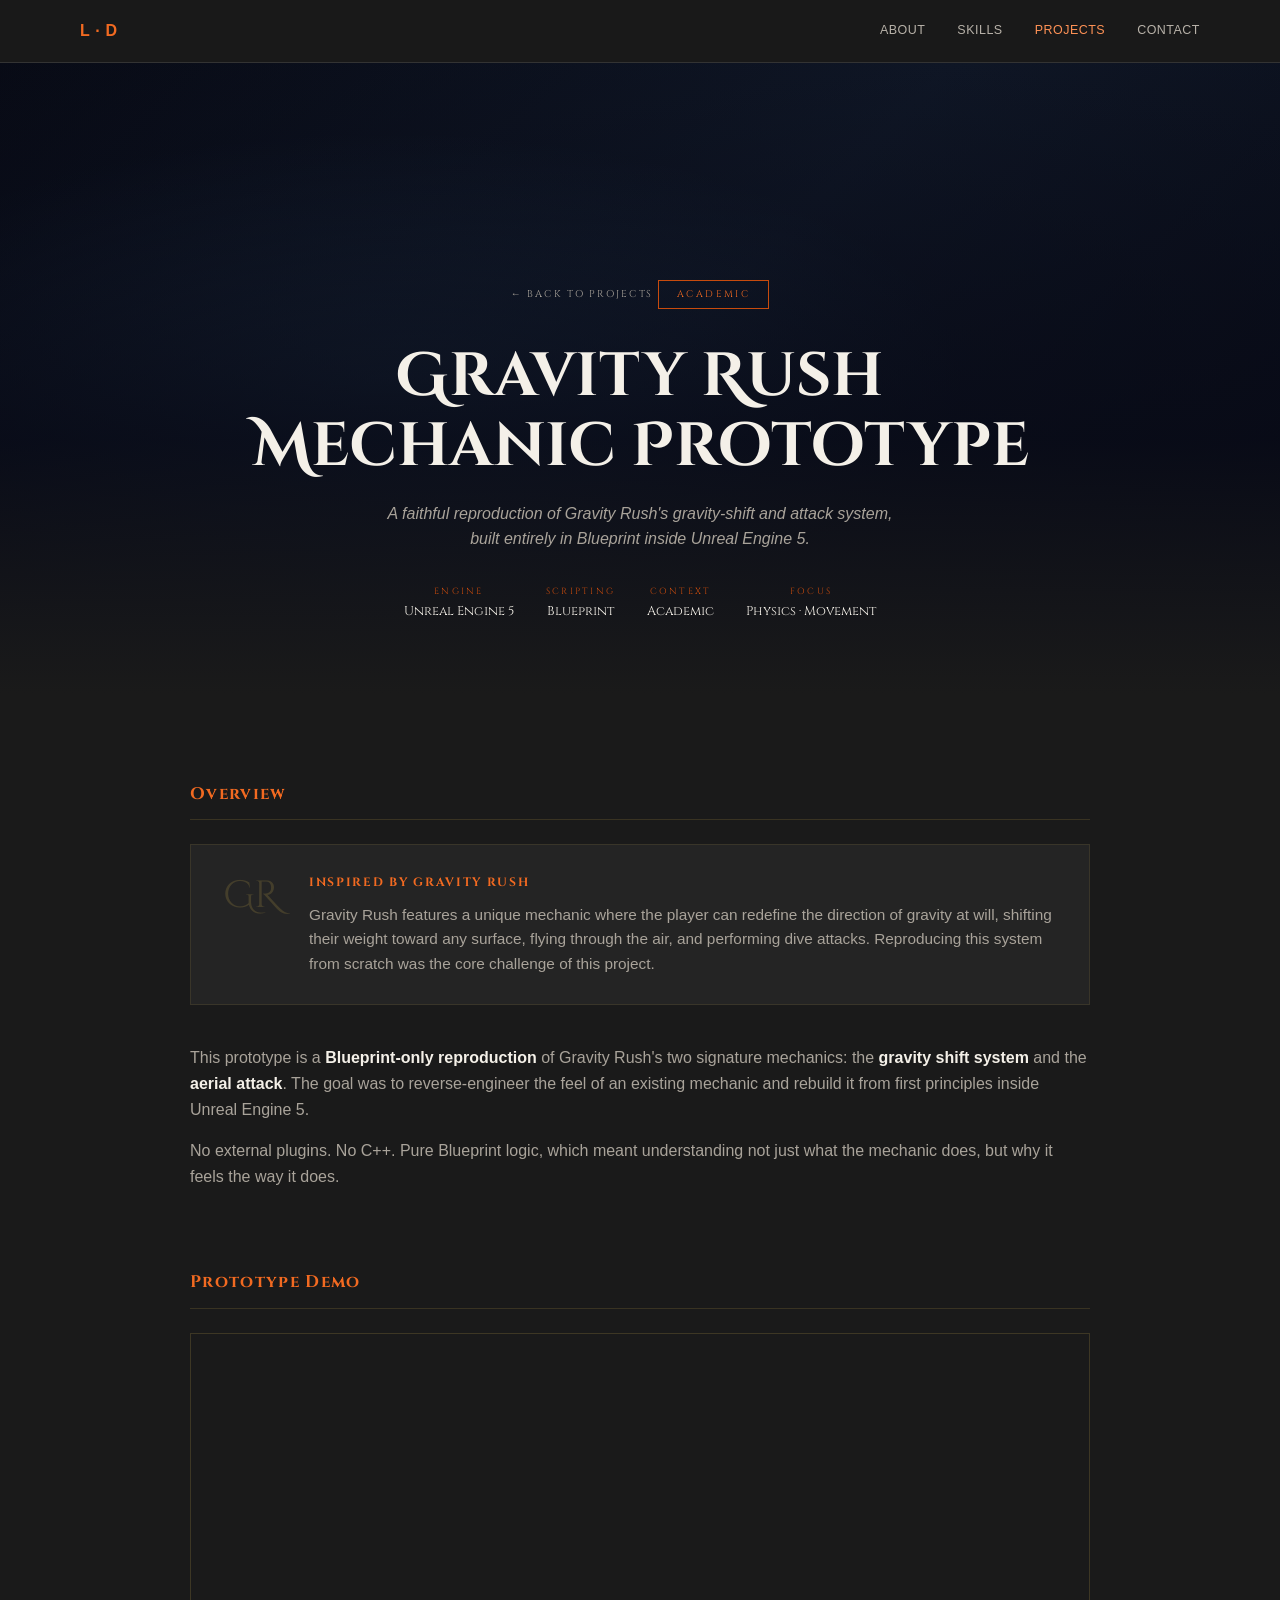
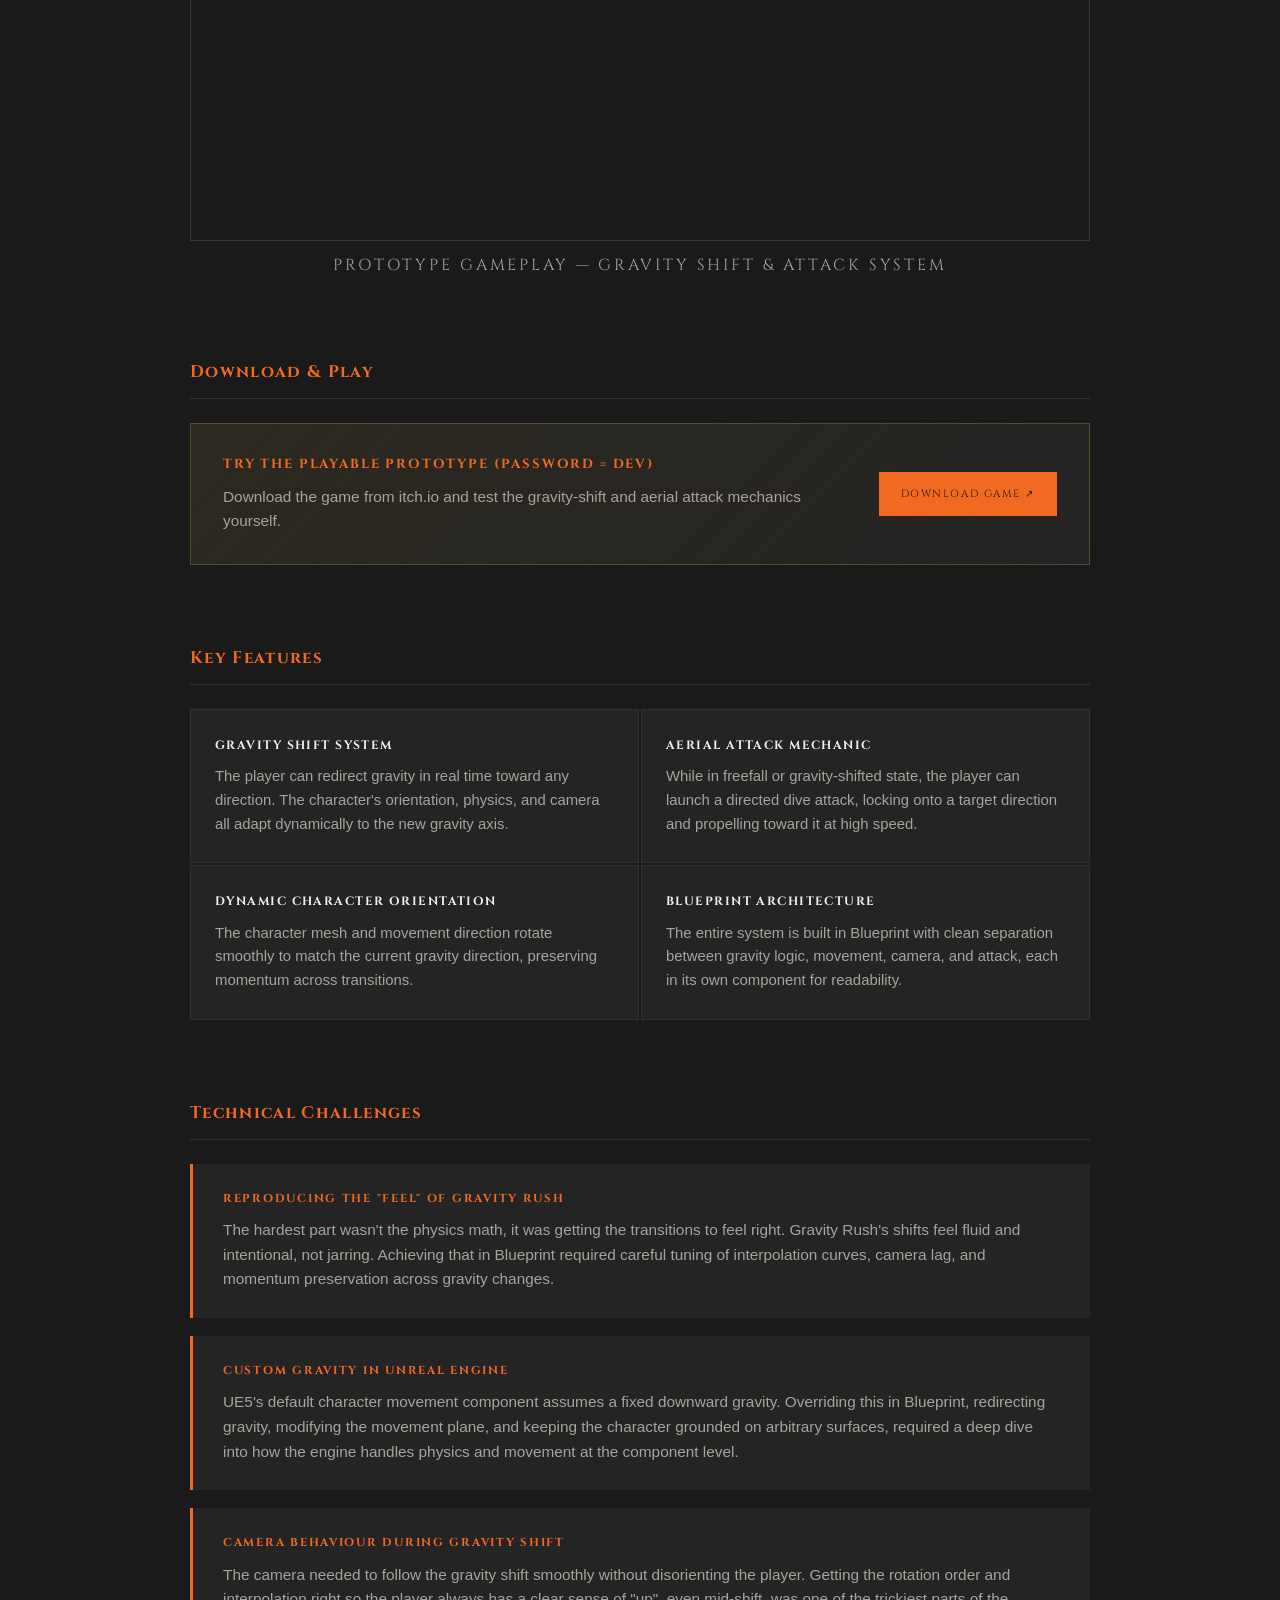
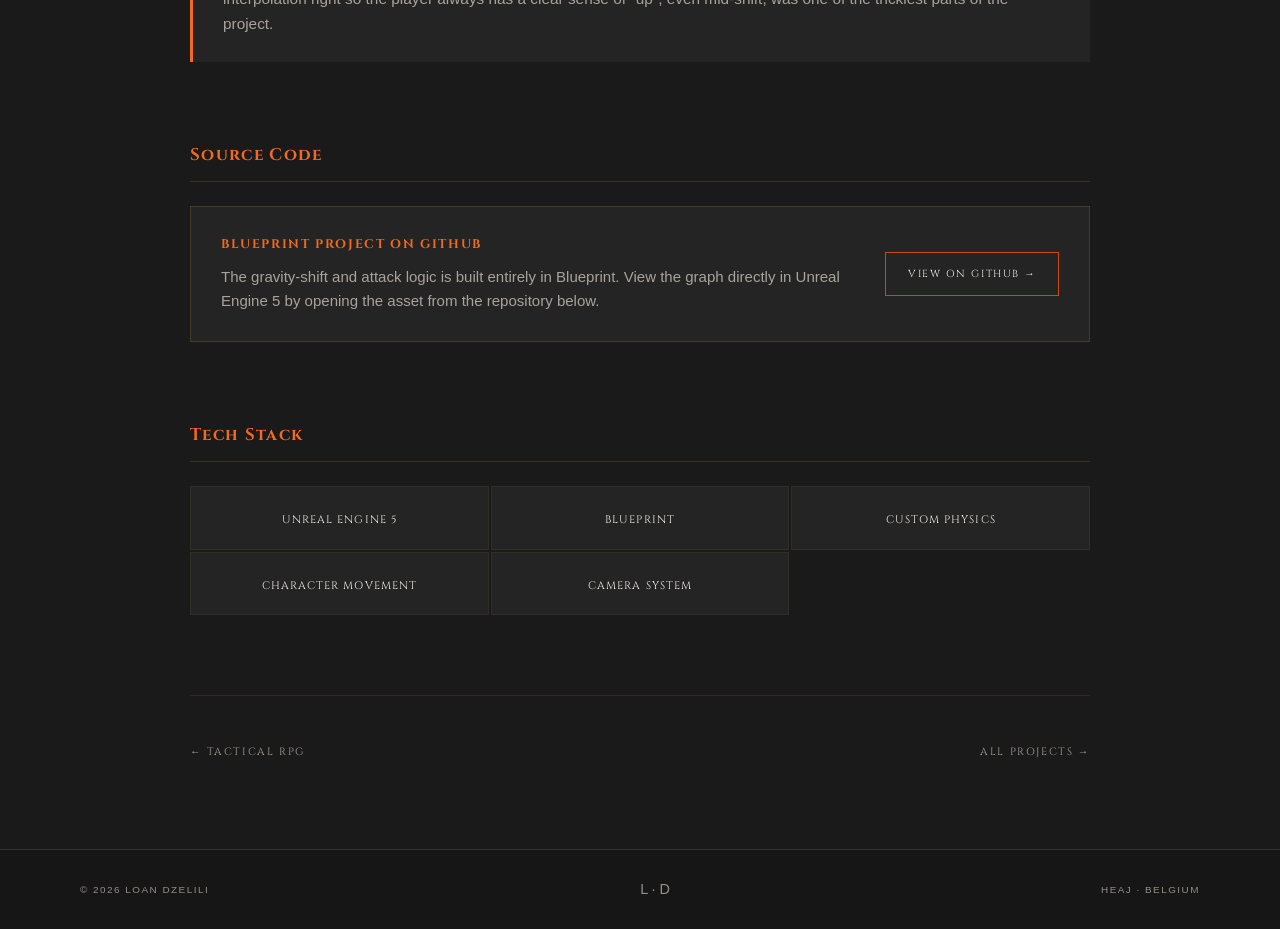
<file: gravity-prototype.html>
<!DOCTYPE html>
<html lang="en">
<head>
    <meta charset="UTF-8">
    <meta name="viewport" content="width=device-width, initial-scale=1.0">
    <title>Gravity Prototype | Loan Dzelili</title>
    <link href="https://fonts.googleapis.com/css2?family=Cinzel+Decorative:wght@400;700&family=Cinzel:wght@400;600;700&family=Crimson+Text:ital,wght@0,400;0,600;1,400&display=swap" rel="stylesheet">
    <link rel="stylesheet" href="style.css">
    <style>
        .proj-hero {
            height: 70vh; position: relative;
            display: flex; align-items: flex-end; justify-content: center;
            padding-bottom: 70px; overflow: hidden;
        }
        .proj-hero-bg {
            position: absolute; inset: 0;
            background:
                linear-gradient(180deg, rgba(8,10,20,0.15) 0%, rgba(8,10,22,0.8) 60%, var(--twilight-deep) 100%),
                radial-gradient(ellipse 70% 60% at 30% 50%, rgba(74,127,168,0.18) 0%, transparent 65%),
                linear-gradient(135deg, #080b16 0%, #101828 50%, #080b16 100%);
        }
        .proj-hero-content { position: relative; z-index: 2; text-align: center; max-width: 860px; padding: 0 24px; }
        .back-link { display: inline-flex; align-items: center; gap: 10px; font-family: 'Cinzel', serif; font-size: 0.62rem; letter-spacing: 0.2em; text-transform: uppercase; color: var(--text-muted); text-decoration: none; margin-bottom: 40px; transition: color 0.3s; }
        .back-link:hover { color: var(--gold); }
        .proj-tag { display: inline-block; font-family: 'Cinzel', serif; font-size: 0.6rem; letter-spacing: 0.25em; text-transform: uppercase; color: var(--gold); border: 1px solid var(--gold-dark); padding: 6px 18px; margin-bottom: 24px; }
        .proj-hero-title { font-family: 'Cinzel Decorative', serif; font-size: clamp(1.8rem, 5vw, 3.8rem); color: var(--text-main); margin-bottom: 18px; line-height: 1.15; }
        .proj-hero-sub { font-size: 1rem; color: var(--text-muted); font-style: italic; max-width: 520px; margin: 0 auto; }
        .proj-meta { display: flex; gap: 32px; justify-content: center; flex-wrap: wrap; margin-top: 32px; }
        .proj-meta-item { text-align: center; }
        .proj-meta-label { font-family: 'Cinzel', serif; font-size: 0.56rem; letter-spacing: 0.25em; text-transform: uppercase; color: var(--gold-dark); display: block; }
        .proj-meta-value { font-family: 'Cinzel', serif; font-size: 0.8rem; color: var(--text-main); display: block; margin-top: 4px; }

        .proj-content { max-width: 900px; margin: 0 auto; }
        .proj-section { margin-bottom: 80px; }
        .proj-section h2 { font-family: 'Cinzel', serif; font-size: 1.05rem; color: var(--gold); margin-bottom: 24px; letter-spacing: 0.08em; padding-bottom: 12px; border-bottom: 1px solid rgba(201,168,76,0.18); }
        .proj-section p { color: var(--text-muted); margin-bottom: 16px; font-size: 1rem; }
        .proj-section p strong { color: var(--text-main); font-weight: 600; }

        /* INSPIRATION BLOCK */
        .inspiration-block {
            display: flex; gap: 28px; align-items: flex-start;
            background: var(--twilight-card); border: 1px solid rgba(201,168,76,0.12);
            padding: 28px 30px; margin-bottom: 40px;
        }
        .inspiration-icon {
            font-family: 'Cinzel Decorative', serif; font-size: 2.4rem;
            color: rgba(201,168,76,0.2); min-width: 60px; line-height: 1;
            text-align: center; padding-top: 4px;
        }
        .inspiration-text h3 { font-family: 'Cinzel', serif; font-size: 0.75rem; letter-spacing: 0.14em; text-transform: uppercase; color: var(--gold); margin-bottom: 10px; }
        .inspiration-text p { color: var(--text-muted); font-size: 0.96rem; margin: 0; }

        /* VIDEO */
        .video-wrap { position: relative; padding-bottom: 56.25%; height: 0; border: 1px solid rgba(201,168,76,0.2); overflow: hidden; margin-bottom: 12px; }
        .video-wrap iframe { position: absolute; top: 0; left: 0; width: 100%; height: 100%; border: none; }
        .video-caption { font-family: 'Cinzel', serif; font-size: 0.6rem; letter-spacing: 0.18em; text-transform: uppercase; color: var(--gold-dark); text-align: center; margin-bottom: 48px; }

        /* PLAYABLE BUILD */
        .download-block { display: flex; align-items: center; justify-content: space-between; gap: 28px; background: linear-gradient(135deg, rgba(201,168,76,0.1), var(--twilight-card)); border: 1px solid rgba(201,168,76,0.28); padding: 30px 32px; }
        .download-copy h3 { font-family: 'Cinzel', serif; font-size: 0.82rem; letter-spacing: 0.14em; text-transform: uppercase; color: var(--gold); margin-bottom: 10px; }
        .download-copy p { color: var(--text-muted); font-size: 0.96rem; margin: 0; }
        .download-button { display: inline-flex; align-items: center; justify-content: center; flex-shrink: 0; font-family: 'Cinzel', serif; font-size: 0.65rem; letter-spacing: 0.15em; text-transform: uppercase; color: var(--twilight-deep); background: var(--gold); padding: 14px 22px; text-decoration: none; transition: background 0.3s, transform 0.3s; }
        .download-button:hover { background: var(--text-main); transform: translateY(-2px); }

        .feature-grid { display: grid; grid-template-columns: repeat(2, 1fr); gap: 2px; }
        .feature-card { background: var(--twilight-card); padding: 26px 24px; border: 1px solid rgba(201,168,76,0.1); }
        .feature-card h3 { font-family: 'Cinzel', serif; font-size: 0.75rem; letter-spacing: 0.12em; text-transform: uppercase; color: var(--text-main); margin-bottom: 10px; }
        .feature-card p { color: var(--text-muted); font-size: 0.93rem; margin: 0; }

        .challenge-block { background: var(--twilight-card); border-left: 3px solid var(--gold); padding: 26px 30px; margin-bottom: 18px; }
        .challenge-block h3 { font-family: 'Cinzel', serif; font-size: 0.72rem; letter-spacing: 0.15em; text-transform: uppercase; color: var(--gold); margin-bottom: 10px; }
        .challenge-block p { color: var(--text-muted); font-size: 0.96rem; margin: 0; }

        .tech-grid { display: grid; grid-template-columns: repeat(3, 1fr); gap: 2px; }
        .tech-item { background: var(--twilight-card); padding: 18px 20px; border: 1px solid rgba(201,168,76,0.08); text-align: center; }
        .tech-item span { font-family: 'Cinzel', serif; font-size: 0.68rem; letter-spacing: 0.1em; text-transform: uppercase; color: var(--text-main); }

        /* SOURCE / REPO LINK */
        .repo-block { display: flex; align-items: center; justify-content: space-between; gap: 28px; background: var(--twilight-card); border: 1px solid rgba(201,168,76,0.18); padding: 28px 30px; }
        .repo-copy h3 { font-family: 'Cinzel', serif; font-size: 0.78rem; letter-spacing: 0.13em; text-transform: uppercase; color: var(--gold); margin-bottom: 10px; }
        .repo-copy p { color: var(--text-muted); font-size: 0.94rem; margin: 0; }
        .repo-button { display: inline-flex; align-items: center; justify-content: center; flex-shrink: 0; font-family: 'Cinzel', serif; font-size: 0.64rem; letter-spacing: 0.15em; text-transform: uppercase; color: var(--text-main); border: 1px solid var(--gold-dark); padding: 13px 22px; text-decoration: none; transition: 0.3s; }
        .repo-button:hover { background: var(--gold); color: var(--twilight-deep); }
        @media(max-width:900px){ .repo-block { flex-direction: column; align-items: flex-start; } }

        .proj-nav { display: flex; justify-content: space-between; align-items: center; border-top: 1px solid rgba(201,168,76,0.12); padding-top: 48px; margin-top: 60px; }
        .proj-nav a { font-family: 'Cinzel', serif; font-size: 0.66rem; letter-spacing: 0.15em; text-transform: uppercase; color: var(--text-muted); text-decoration: none; transition: color 0.3s; }
        .proj-nav a:hover { color: var(--gold); }

        @media(max-width:900px){
            .inspiration-block { flex-direction: column; }
            .download-block { align-items: flex-start; flex-direction: column; }
            .feature-grid { grid-template-columns: 1fr; }
            .tech-grid { grid-template-columns: repeat(2,1fr); }
        }
    </style>
</head>
<body>

<header>
    <a href="index.html" class="logo">L · D</a>
    <nav>
        <a href="index.html#about">About</a>
        <a href="index.html#skills">Skills</a>
        <a href="index.html#projects" class="active">Projects</a>
        <a href="index.html#contact">Contact</a>
    </nav>
</header>

<div class="proj-hero">
    <div class="proj-hero-bg"></div>
    <div class="proj-hero-content">
        <a href="index.html#projects" class="back-link">← Back to Projects</a>
        <div class="proj-tag">Academic</div>
        <h1 class="proj-hero-title">Gravity Rush<br>Mechanic Prototype</h1>
        <p class="proj-hero-sub">A faithful reproduction of Gravity Rush's gravity-shift and attack system, built entirely in Blueprint inside Unreal Engine 5.</p>
        <div class="proj-meta">
            <div class="proj-meta-item"><span class="proj-meta-label">Engine</span><span class="proj-meta-value">Unreal Engine 5</span></div>
            <div class="proj-meta-item"><span class="proj-meta-label">Scripting</span><span class="proj-meta-value">Blueprint</span></div>
            <div class="proj-meta-item"><span class="proj-meta-label">Context</span><span class="proj-meta-value">Academic</span></div>
            <div class="proj-meta-item"><span class="proj-meta-label">Focus</span><span class="proj-meta-value">Physics · Movement</span></div>
        </div>
    </div>
</div>

<div class="inner" style="padding-top:80px">
    <div class="proj-content">

        <div class="proj-section">
            <h2>Overview</h2>

            <div class="inspiration-block">
                <div class="inspiration-icon">GR</div>
                <div class="inspiration-text">
                    <h3>Inspired by Gravity Rush</h3>
                    <p>Gravity Rush features a unique mechanic where the player can redefine the direction of gravity at will, shifting their weight toward any surface, flying through the air, and performing dive attacks. Reproducing this system from scratch was the core challenge of this project.</p>
                </div>
            </div>

            <p>This prototype is a <strong>Blueprint-only reproduction</strong> of Gravity Rush's two signature mechanics: the <strong>gravity shift system</strong> and the <strong>aerial attack</strong>. The goal was to reverse-engineer the feel of an existing mechanic and rebuild it from first principles inside Unreal Engine 5.</p>
            <p>No external plugins. No C++. Pure Blueprint logic, which meant understanding not just what the mechanic does, but why it feels the way it does.</p>
        </div>

        <!-- VIDEO -->
        <div class="proj-section">
            <h2>Prototype Demo</h2>
            <div class="video-wrap">
                <iframe src="https://www.youtube.com/embed/hjItHSWSMUs" allowfullscreen loading="lazy"></iframe>
            </div>
            <p class="video-caption">Prototype gameplay — gravity shift & attack system</p>
        </div>

        <div class="proj-section">
            <h2>Download &amp; Play</h2>
            <div class="download-block">
                <div class="download-copy">
                    <h3>Try the playable prototype (PASSWORD = DEV)</h3>
                    <p>Download the game from itch.io and test the gravity-shift and aerial attack mechanics yourself.</p>
                </div>
                <a class="download-button" href="https://luaniii.itch.io/gravity-rush-mechanic-prototype" target="_blank" rel="noopener noreferrer">Download Game ↗</a>
            </div>
        </div>

        <div class="proj-section">
            <h2>Key Features</h2>
            <div class="feature-grid">
                <div class="feature-card">
                    <h3>Gravity Shift System</h3>
                    <p>The player can redirect gravity in real time toward any direction. The character's orientation, physics, and camera all adapt dynamically to the new gravity axis.</p>
                </div>
                <div class="feature-card">
                    <h3>Aerial Attack Mechanic</h3>
                    <p>While in freefall or gravity-shifted state, the player can launch a directed dive attack, locking onto a target direction and propelling toward it at high speed.</p>
                </div>
                <div class="feature-card">
                    <h3>Dynamic Character Orientation</h3>
                    <p>The character mesh and movement direction rotate smoothly to match the current gravity direction, preserving momentum across transitions.</p>
                </div>
                <div class="feature-card">
                    <h3>Blueprint Architecture</h3>
                    <p>The entire system is built in Blueprint with clean separation between gravity logic, movement, camera, and attack, each in its own component for readability.</p>
                </div>
            </div>
        </div>

        <div class="proj-section">
            <h2>Technical Challenges</h2>
            <div class="challenge-block">
                <h3>Reproducing the "Feel" of Gravity Rush</h3>
                <p>The hardest part wasn't the physics math, it was getting the transitions to feel right. Gravity Rush's shifts feel fluid and intentional, not jarring. Achieving that in Blueprint required careful tuning of interpolation curves, camera lag, and momentum preservation across gravity changes.</p>
            </div>
            <div class="challenge-block">
                <h3>Custom Gravity in Unreal Engine</h3>
                <p>UE5's default character movement component assumes a fixed downward gravity. Overriding this in Blueprint, redirecting gravity, modifying the movement plane, and keeping the character grounded on arbitrary surfaces, required a deep dive into how the engine handles physics and movement at the component level.</p>
            </div>
            <div class="challenge-block">
                <h3>Camera Behaviour During Gravity Shift</h3>
                <p>The camera needed to follow the gravity shift smoothly without disorienting the player. Getting the rotation order and interpolation right so the player always has a clear sense of "up", even mid-shift, was one of the trickiest parts of the project.</p>
            </div>
        </div>

        <div class="proj-section">
            <h2>Source Code</h2>
            <div class="repo-block">
                <div class="repo-copy">
                    <h3>Blueprint Project on GitHub</h3>
                    <p>The gravity-shift and attack logic is built entirely in Blueprint. View the graph directly in Unreal Engine 5 by opening the asset from the repository below.</p>
                </div>
                <a class="repo-button" href="https://github.com/loan-gamedev/GravityRush-Prototype" target="_blank" rel="noopener noreferrer">View on GitHub &rarr;</a>
            </div>
        </div>

        <div class="proj-section">
            <h2>Tech Stack</h2>
            <div class="tech-grid">
                <div class="tech-item"><span>Unreal Engine 5</span></div>
                <div class="tech-item"><span>Blueprint</span></div>
                <div class="tech-item"><span>Custom Physics</span></div>
                <div class="tech-item"><span>Character Movement</span></div>
                <div class="tech-item"><span>Camera System</span></div>
            </div>
        </div>

        <div class="proj-nav">
            <a href="tactical-rpg.html">← Tactical RPG</a>
            <a href="index.html#projects">All Projects →</a>
        </div>

    </div>
</div>

<footer>
    <p>© 2026 Loan Dzelili</p>
    <span class="footer-logo">L · D</span>
    <p>HEAJ · Belgium</p>
</footer>
</body>
</html>
</file>
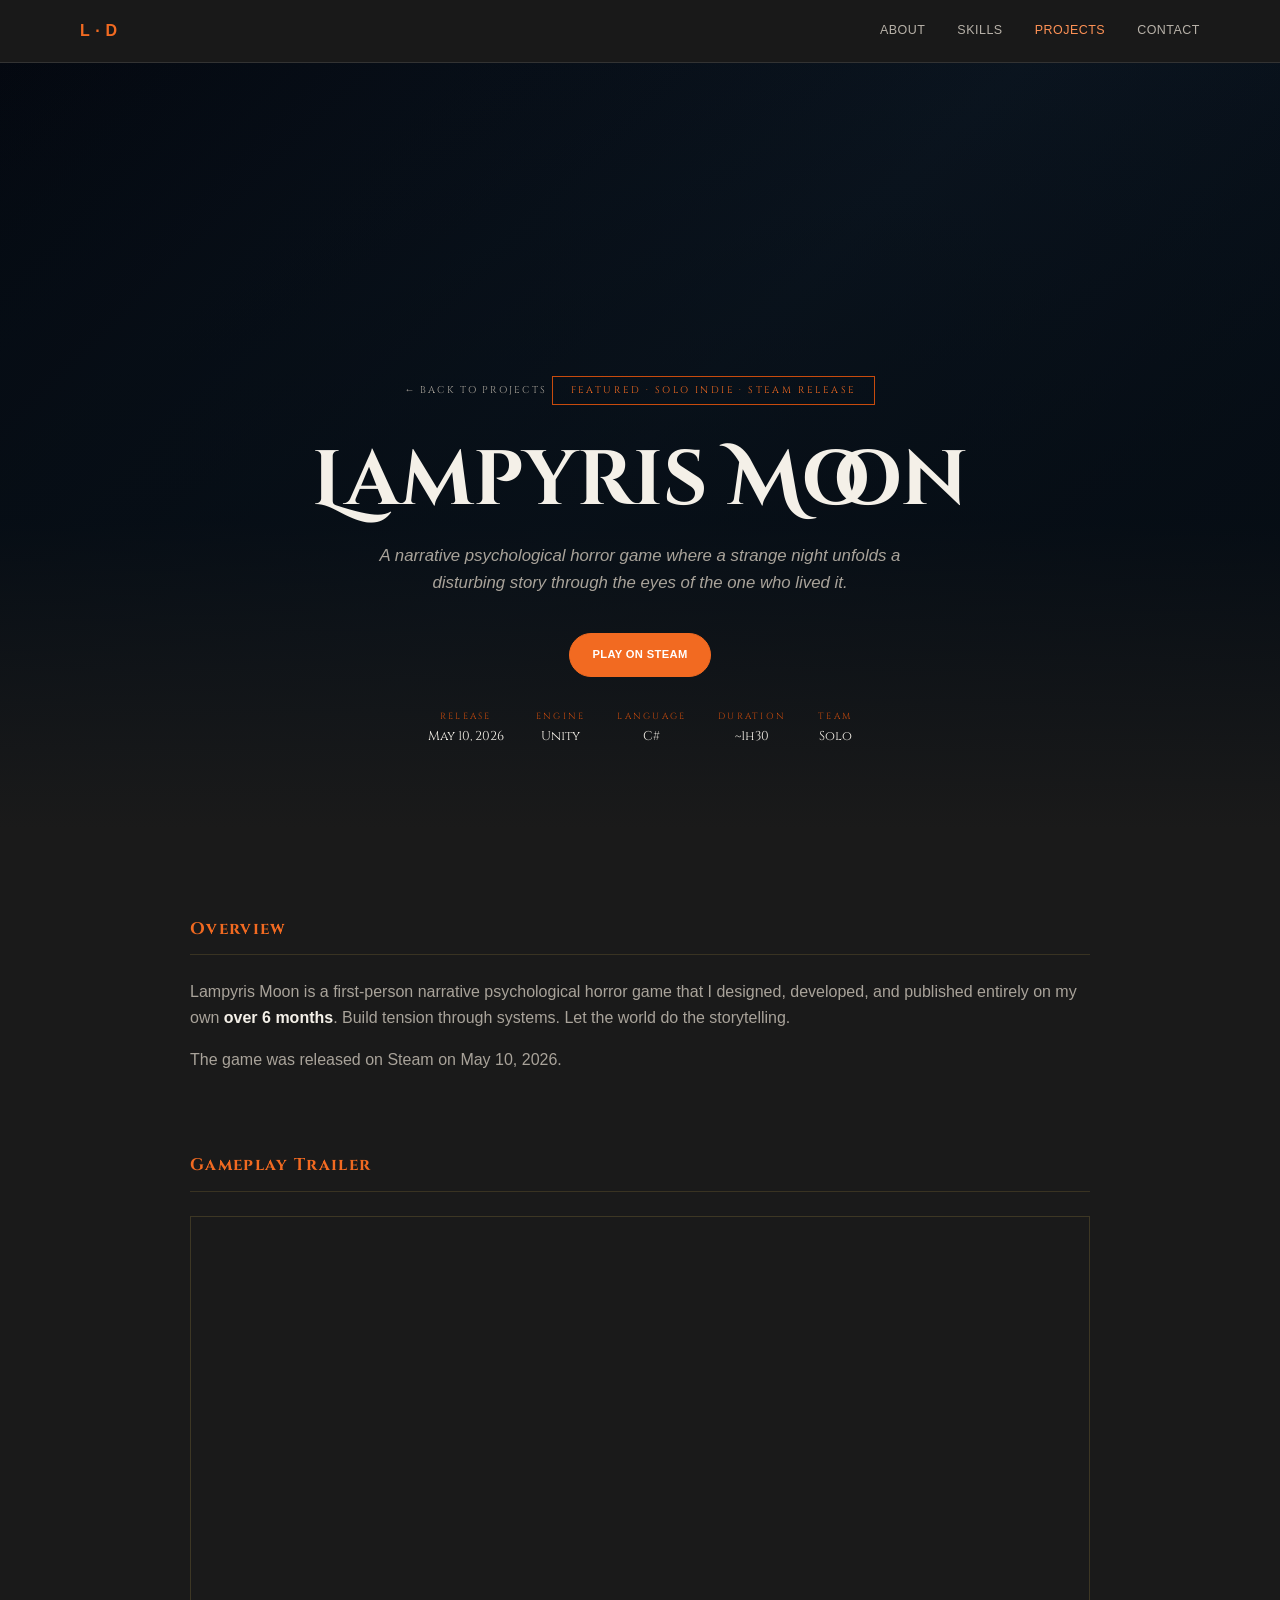
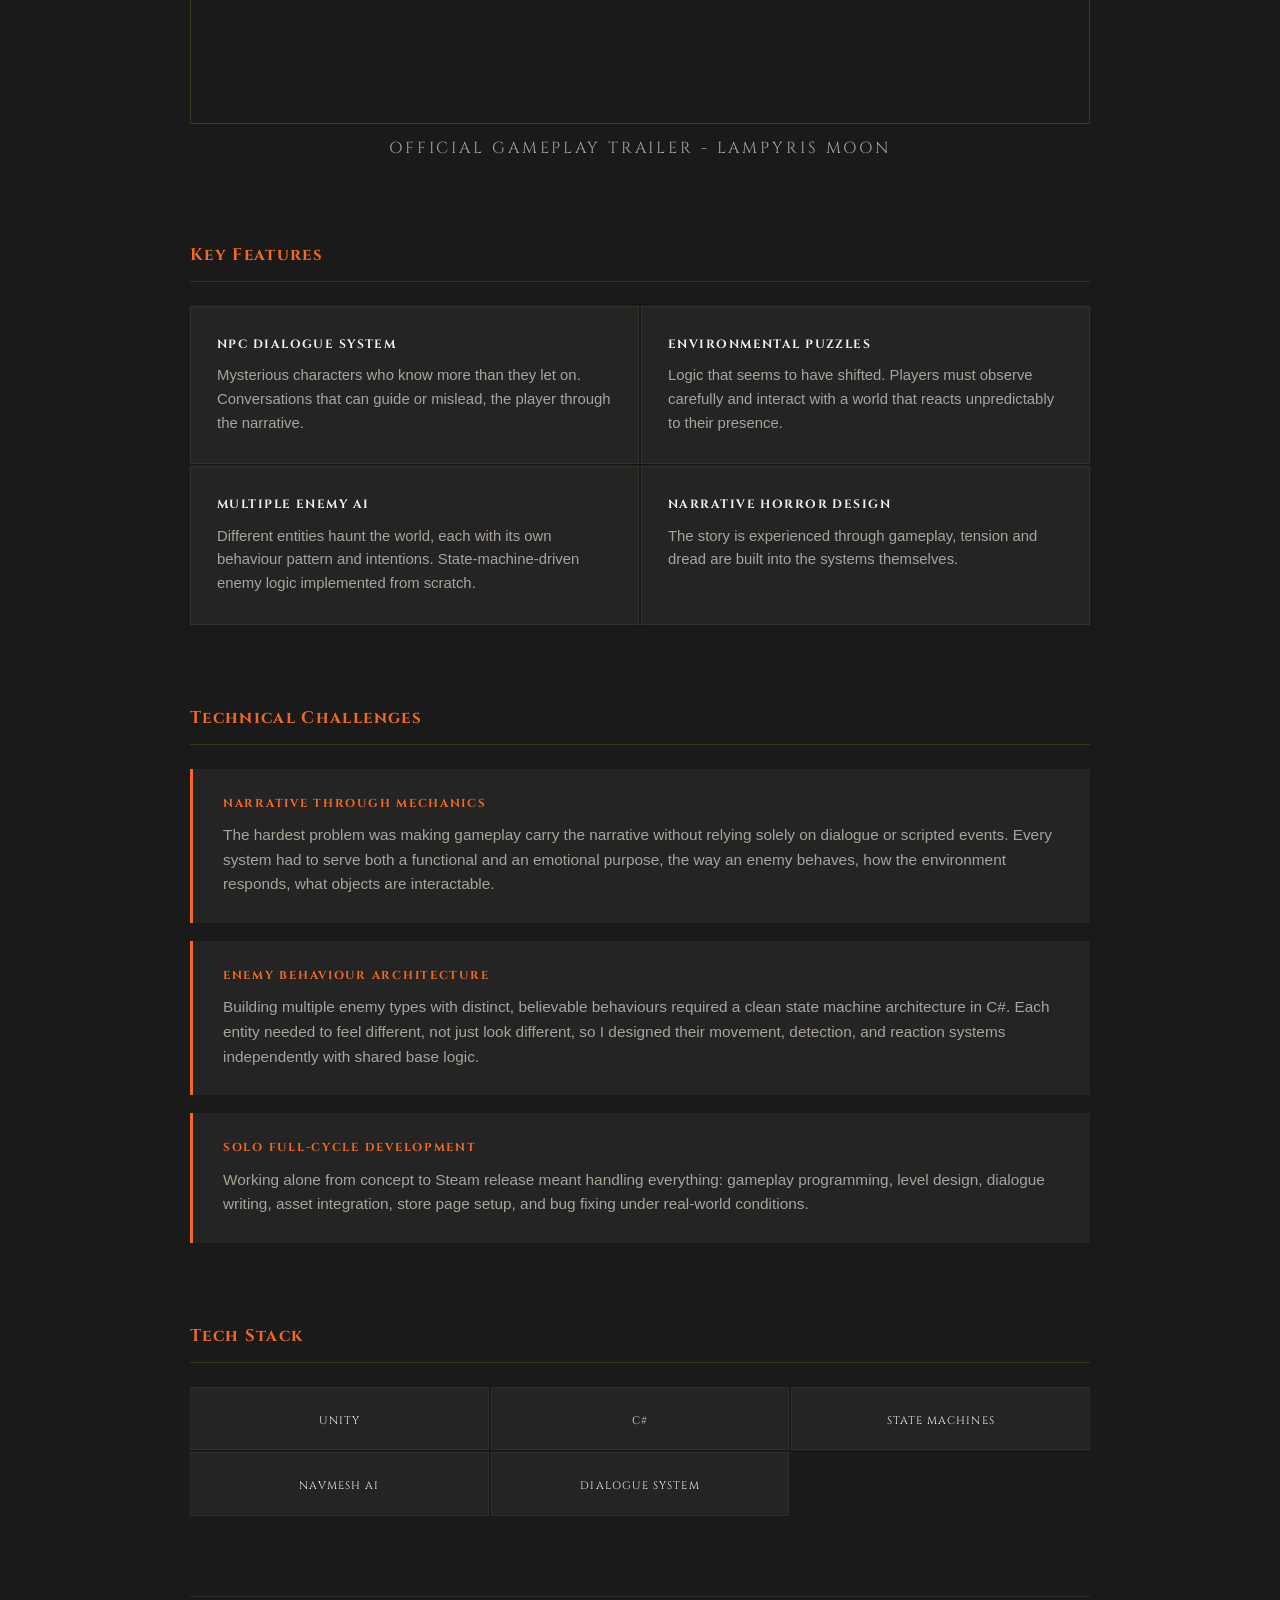
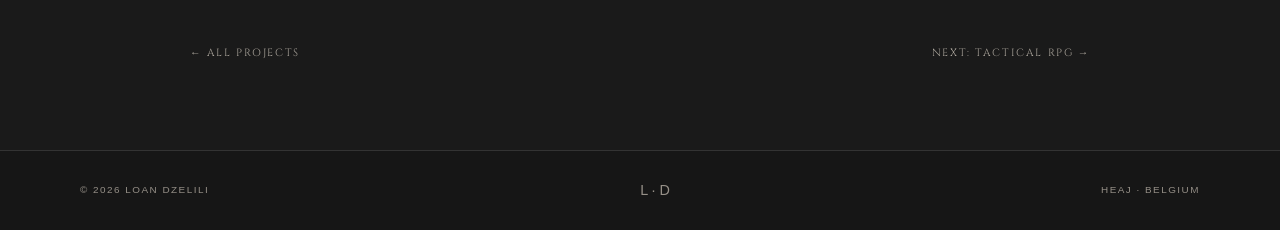
<file: lampyris-moon.html>
<!DOCTYPE html>
<html lang="en">
<head>
    <meta charset="UTF-8">
    <meta name="viewport" content="width=device-width, initial-scale=1.0">
    <title>Lampyris Moon | Loan Dzelili</title>
    <link href="https://fonts.googleapis.com/css2?family=Cinzel+Decorative:wght@400;700&family=Cinzel:wght@400;600;700&family=Crimson+Text:ital,wght@0,400;0,600;1,400&display=swap" rel="stylesheet">
    <link rel="stylesheet" href="style.css">
    <style>
        .proj-hero {
            height: 85vh; position: relative;
            display: flex; align-items: flex-end; justify-content: center;
            padding-bottom: 80px; overflow: hidden;
        }
        .proj-hero-bg {
            position: absolute; inset: 0;
            background:
                linear-gradient(180deg, rgba(6,13,20,0.1) 0%, rgba(6,13,20,0.7) 60%, var(--twilight-deep) 100%),
                linear-gradient(135deg, #040810 0%, #0b1520 50%, #040a12 100%);
        }
        .proj-hero-img {
            position: absolute; inset: 0; width: 100%; height: 100%;
            object-fit: cover; opacity: 0.22; filter: saturate(0.5) brightness(0.8);
        }
        .proj-hero-content { position: relative; z-index: 2; text-align: center; max-width: 900px; padding: 0 24px; }
        .back-link {
            display: inline-flex; align-items: center; gap: 10px;
            font-family: 'Cinzel', serif; font-size: 0.62rem;
            letter-spacing: 0.2em; text-transform: uppercase; color: var(--text-muted);
            text-decoration: none; margin-bottom: 40px; transition: color 0.3s;
        }
        .back-link:hover { color: var(--gold); }
        .proj-tag {
            display: inline-block; font-family: 'Cinzel', serif; font-size: 0.6rem;
            letter-spacing: 0.25em; text-transform: uppercase; color: var(--gold);
            border: 1px solid var(--gold-dark); padding: 6px 18px; margin-bottom: 24px;
        }
        .proj-hero-title {
            font-family: 'Cinzel Decorative', serif;
            font-size: clamp(2.4rem, 6vw, 5rem);
            color: var(--text-main); margin-bottom: 20px; line-height: 1.1;
        }
        .proj-hero-sub {
            font-size: 1.05rem; color: var(--text-muted); font-style: italic;
            max-width: 560px; margin: 0 auto 36px;
        }
        .proj-meta { display: flex; gap: 32px; justify-content: center; flex-wrap: wrap; margin-top: 32px; }
        .proj-meta-item { text-align: center; }
        .proj-meta-label { font-family: 'Cinzel', serif; font-size: 0.56rem; letter-spacing: 0.25em; text-transform: uppercase; color: var(--gold-dark); display: block; }
        .proj-meta-value { font-family: 'Cinzel', serif; font-size: 0.8rem; color: var(--text-main); display: block; margin-top: 4px; }

        .proj-content { max-width: 900px; margin: 0 auto; }
        .proj-section { margin-bottom: 80px; }
        .proj-section h2 {
            font-family: 'Cinzel', serif; font-size: 1.05rem; color: var(--gold);
            margin-bottom: 24px; letter-spacing: 0.08em;
            padding-bottom: 12px; border-bottom: 1px solid rgba(201,168,76,0.18);
        }
        .proj-section p { color: var(--text-muted); margin-bottom: 16px; font-size: 1rem; }
        .proj-section p strong { color: var(--text-main); font-weight: 600; }

        /* VIDEO EMBED */
        .video-wrap {
            position: relative; padding-bottom: 56.25%; height: 0;
            border: 1px solid rgba(201,168,76,0.2); overflow: hidden;
            margin-bottom: 12px;
        }
        .video-wrap iframe {
            position: absolute; top: 0; left: 0; width: 100%; height: 100%; border: none;
        }
        .video-caption {
            font-family: 'Cinzel', serif; font-size: 0.6rem;
            letter-spacing: 0.18em; text-transform: uppercase; color: var(--gold-dark);
            text-align: center; margin-bottom: 48px;
        }

        .feature-grid { display: grid; grid-template-columns: repeat(2, 1fr); gap: 2px; }
        .feature-card { background: var(--twilight-card); padding: 28px 26px; border: 1px solid rgba(201,168,76,0.1); }
        .feature-card h3 { font-family: 'Cinzel', serif; font-size: 0.75rem; letter-spacing: 0.12em; text-transform: uppercase; color: var(--text-main); margin-bottom: 10px; }
        .feature-card p { color: var(--text-muted); font-size: 0.93rem; margin: 0; }

        .challenge-block { background: var(--twilight-card); border-left: 3px solid var(--gold); padding: 26px 30px; margin-bottom: 18px; }
        .challenge-block h3 { font-family: 'Cinzel', serif; font-size: 0.72rem; letter-spacing: 0.15em; text-transform: uppercase; color: var(--gold); margin-bottom: 10px; }
        .challenge-block p { color: var(--text-muted); font-size: 0.96rem; margin: 0; }

        .tech-grid { display: grid; grid-template-columns: repeat(3, 1fr); gap: 2px; }
        .tech-item { background: var(--twilight-card); padding: 18px 20px; border: 1px solid rgba(201,168,76,0.08); text-align: center; }
        .tech-item span { font-family: 'Cinzel', serif; font-size: 0.68rem; letter-spacing: 0.1em; text-transform: uppercase; color: var(--text-main); }

        .lesson { display: flex; gap: 20px; margin-bottom: 22px; }
        .lesson-num { font-family: 'Cinzel Decorative', serif; font-size: 1.4rem; color: rgba(201,168,76,0.2); min-width: 36px; line-height: 1.2; }
        .lesson-text h3 { font-family: 'Cinzel', serif; font-size: 0.75rem; letter-spacing: 0.1em; text-transform: uppercase; color: var(--text-main); margin-bottom: 6px; }
        .lesson-text p { color: var(--text-muted); font-size: 0.95rem; margin: 0; }

        .proj-nav { display: flex; justify-content: space-between; align-items: center; border-top: 1px solid rgba(201,168,76,0.12); padding-top: 48px; margin-top: 60px; }
        .proj-nav a { font-family: 'Cinzel', serif; font-size: 0.66rem; letter-spacing: 0.15em; text-transform: uppercase; color: var(--text-muted); text-decoration: none; transition: color 0.3s; }
        .proj-nav a:hover { color: var(--gold); }

        @media(max-width:900px){ .feature-grid{grid-template-columns:1fr} .tech-grid{grid-template-columns:repeat(2,1fr)} }
    </style>
</head>
<body>

<header>
    <a href="index.html" class="logo">L · D</a>
    <nav>
        <a href="index.html#about">About</a>
        <a href="index.html#skills">Skills</a>
        <a href="index.html#projects" class="active">Projects</a>
        <a href="index.html#contact">Contact</a>
    </nav>
</header>

<div class="proj-hero">
    <div class="proj-hero-bg"></div>
    <div class="proj-hero-content">
        <a href="index.html#projects" class="back-link">← Back to Projects</a>
        <div class="proj-tag">Featured · Solo Indie · Steam Release</div>
        <h1 class="proj-hero-title">Lampyris Moon</h1>
        <p class="proj-hero-sub">A narrative psychological horror game where a strange night unfolds a disturbing story through the eyes of the one who lived it.</p>
        <div style="display:flex;gap:12px;justify-content:center;flex-wrap:wrap">
            <a href="https://store.steampowered.com/app/4626350/Lampyris_Moon/" target="_blank" class="btn-gold"><span>Play on Steam</span></a>
        </div>
        <div class="proj-meta">
            <div class="proj-meta-item"><span class="proj-meta-label">Release</span><span class="proj-meta-value">May 10, 2026</span></div>
            <div class="proj-meta-item"><span class="proj-meta-label">Engine</span><span class="proj-meta-value">Unity</span></div>
            <div class="proj-meta-item"><span class="proj-meta-label">Language</span><span class="proj-meta-value">C#</span></div>
            <div class="proj-meta-item"><span class="proj-meta-label">Duration</span><span class="proj-meta-value">~1h30</span></div>
            <div class="proj-meta-item"><span class="proj-meta-label">Team</span><span class="proj-meta-value">Solo</span></div>
        </div>
    </div>
</div>

<div class="inner" style="padding-top:80px">
    <div class="proj-content">

   <div class="proj-section">
    <h2>Overview</h2>
    <p>Lampyris Moon is a first-person narrative psychological horror game that I designed, developed, and published entirely on my own <strong>over 6 months</strong>. Build tension through systems. Let the world do the storytelling.</p>
    <p>The game was released on Steam on May 10, 2026.</p>
</div>

        <!-- VIDEO -->
        <div class="proj-section">
            <h2>Gameplay Trailer</h2>
            <div class="video-wrap">
                <iframe src="https://www.youtube.com/embed/domf3BwDVqM" allowfullscreen loading="lazy"></iframe>
            </div>
            <p class="video-caption">Official gameplay trailer - Lampyris Moon</p>
        </div>

        <div class="proj-section">
            <h2>Key Features</h2>
            <div class="feature-grid">
                <div class="feature-card">
                    <h3>NPC Dialogue System</h3>
                    <p>Mysterious characters who know more than they let on. Conversations that can guide or mislead, the player through the narrative.</p>
                </div>
                <div class="feature-card">
                    <h3>Environmental Puzzles</h3>
                    <p>Logic that seems to have shifted. Players must observe carefully and interact with a world that reacts unpredictably to their presence.</p>
                </div>
                <div class="feature-card">
                    <h3>Multiple Enemy AI</h3>
                    <p>Different entities haunt the world, each with its own behaviour pattern and intentions. State-machine-driven enemy logic implemented from scratch.</p>
                </div>
                <div class="feature-card">
                    <h3>Narrative Horror Design</h3>
                    <p>The story is experienced through gameplay, tension and dread are built into the systems themselves.</p>
                </div>
            </div>
        </div>

        <div class="proj-section">
            <h2>Technical Challenges</h2>
            <div class="challenge-block">
                <h3>Narrative Through Mechanics</h3>
                <p>The hardest problem was making gameplay carry the narrative without relying solely on dialogue or scripted events. Every system had to serve both a functional and an emotional purpose, the way an enemy behaves, how the environment responds, what objects are interactable.</p>
            </div>
            <div class="challenge-block">
                <h3>Enemy Behaviour Architecture</h3>
                <p>Building multiple enemy types with distinct, believable behaviours required a clean state machine architecture in C#. Each entity needed to feel different, not just look different, so I designed their movement, detection, and reaction systems independently with shared base logic.</p>
            </div>
            <div class="challenge-block">
                <h3>Solo Full-Cycle Development</h3>
                <p>Working alone from concept to Steam release meant handling everything: gameplay programming, level design, dialogue writing, asset integration, store page setup, and bug fixing under real-world conditions.</p>
            </div>
        </div>

        <div class="proj-section">
            <h2>Tech Stack</h2>
            <div class="tech-grid">
                <div class="tech-item"><span>Unity</span></div>
                <div class="tech-item"><span>C#</span></div>
                <div class="tech-item"><span>State Machines</span></div>
                <div class="tech-item"><span>NavMesh AI</span></div>
                <div class="tech-item"><span>Dialogue System</span></div>
            </div>
        </div>

       
        <div class="proj-nav">
            <a href="index.html#projects">← All Projects</a>
            <a href="tactical-rpg.html">Next: Tactical RPG →</a>
        </div>

    </div>
</div>

<footer>
    <p>© 2026 Loan Dzelili</p>
    <span class="footer-logo">L · D</span>
    <p>HEAJ · Belgium</p>
</footer>
</body>
</html>
</file>
<file: style.css>
*, *::before, *::after { margin: 0; padding: 0; box-sizing: border-box; }
:root {
    --gold: #c9a84c;
    --gold-light: #e8d08a;
    --gold-dark: #7a5e1a;
    --twilight-deep: #0d1520;
    --twilight-mid: #162030;
    --twilight-surface: #1c2a3a;
    --twilight-card: #1a2535;
    --text-main: #22211f;
    --text-muted: #8a9ab0;
    --accent-blue: #4a7fa8;
}
html { scroll-behavior: smooth; }
body {
    font-family: 'Crimson Text', Georgia, serif;
    background: var(--twilight-deep);
    color: var(--text-main);
    font-size: 18px;
    line-height: 1.7;
    overflow-x: hidden;
}
body::before {
    content: '';
    position: fixed;
    inset: 0;
    background-image: url("data:image/svg+xml,%3Csvg viewBox='0 0 200 200' xmlns='http://www.w3.org/2000/svg'%3E%3Cfilter id='n'%3E%3CfeTurbulence type='fractalNoise' baseFrequency='0.9' numOctaves='4'/%3E%3C/filter%3E%3Crect width='100%25' height='100%25' filter='url(%23n)' opacity='0.035'/%3E%3C/svg%3E");
    pointer-events: none;
    z-index: 9999;
}
/* HEADER */
header {
    position: fixed; top: 0; width: 100%;
    display: flex; justify-content: space-between; align-items: center;
    padding: 18px 60px;
    background: rgba(13,21,32,0.93);
    backdrop-filter: blur(12px);
    border-bottom: 1px solid rgba(201,168,76,0.18);
    z-index: 100;
}
.logo {
    font-family: 'Cinzel Decorative', serif;
    font-size: 1rem; color: var(--gold); letter-spacing: 0.08em;
    text-decoration: none;
}
nav { display: flex; gap: 32px; align-items: center; }
nav a {
    font-family: 'Cinzel', serif; font-size: 0.72rem;
    letter-spacing: 0.15em; text-transform: uppercase;
    color: var(--text-muted); text-decoration: none; transition: color 0.3s;
    position: relative;
}
nav a::after {
    content: ''; position: absolute; bottom: -4px; left: 0;
    width: 0; height: 1px; background: var(--gold); transition: width 0.3s;
}
nav a:hover { color: var(--gold); }
nav a:hover::after { width: 100%; }
nav a.active { color: var(--gold); }
/* SECTION BASICS */
.section-label {
    font-family: 'Cinzel', serif; font-size: 0.62rem;
    letter-spacing: 0.4em; text-transform: uppercase; color: var(--gold);
    margin-bottom: 14px; display: flex; align-items: center; gap: 14px;
}
.section-label::after {
    content: ''; flex: 1; max-width: 50px; height: 1px; background: var(--gold-dark);
}
.section-title {
    font-family: 'Cinzel', serif;
    font-size: clamp(1.6rem, 3.5vw, 2.6rem);
    color: var(--text-main); margin-bottom: 56px; font-weight: 600;
}
/* ORNAMENT */
.ornament { color: var(--gold-dark); opacity: 0.5; letter-spacing: 0.6em; }
/* FULL BG SECTION */
.bg-mid { background: var(--twilight-mid); width: 100%; }
.inner { max-width: 1200px; margin: 0 auto; padding: 110px 60px; }
/* FOOTER */
footer {
    border-top: 1px solid rgba(201,168,76,0.1);
    padding: 36px 60px;
    display: flex; justify-content: space-between; align-items: center;
}
footer p {
    font-family: 'Cinzel', serif; font-size: 0.62rem;
    letter-spacing: 0.15em; text-transform: uppercase; color: var(--text-muted);
}
footer .footer-logo { font-family: 'Cinzel Decorative', serif; font-size: 0.9rem; color: var(--gold-dark); }
/* BUTTONS */
.btn-gold {
    display: inline-flex; align-items: center; gap: 10px;
    padding: 13px 36px;
    border: 1px solid var(--gold); color: var(--gold);
    font-family: 'Cinzel', serif; font-size: 0.7rem; letter-spacing: 0.2em;
    text-transform: uppercase; text-decoration: none; transition: all 0.35s;
    position: relative; overflow: hidden;
}
.btn-gold::before {
    content: ''; position: absolute; inset: 0;
    background: var(--gold); transform: translateX(-100%); transition: transform 0.35s; z-index: 0;
}
.btn-gold span { position: relative; z-index: 1; }
.btn-gold:hover { color: var(--twilight-deep); }
.btn-gold:hover::before { transform: translateX(0); }
.btn-outline {
    display: inline-flex; align-items: center; gap: 10px;
    padding: 12px 32px;
    border: 1px solid rgba(201,168,76,0.3); color: var(--text-muted);
    font-family: 'Cinzel', serif; font-size: 0.68rem; letter-spacing: 0.15em;
    text-transform: uppercase; text-decoration: none; transition: all 0.3s;
}
.btn-outline:hover { border-color: var(--gold); color: var(--gold); }
/* TECH TAG */
.tech-tag {
    font-family: 'Cinzel', serif; font-size: 0.6rem; letter-spacing: 0.1em;
    padding: 5px 12px;
    background: rgba(201,168,76,0.07); border: 1px solid rgba(201,168,76,0.22);
    color: var(--gold);
}
/* ANIMATIONS */
@keyframes fadeUp {
    from { opacity: 0; transform: translateY(20px); }
    to { opacity: 1; transform: translateY(0); }
}
@keyframes fadeIn { from { opacity: 0; } to { opacity: 1; } }
/* RESPONSIVE */
@media (max-width: 900px) {
    header { padding: 16px 22px; }
    nav { gap: 18px; }
    .inner { padding: 80px 24px; }
    footer { flex-direction: column; gap: 14px; text-align: center; padding: 28px 22px; }
}

/* === Adventure-fantasy art direction refresh === */
:root {
    --gold: #c9a75b;
    --gold-light: #ead9a7;
    --gold-dark: #8f7136;
    --twilight-deep: #10271f;
    --twilight-mid: #17372b;
    --twilight-surface: #244a39;
    --twilight-card: #f1e6c8;
    --text-main: #f7efd9;
    --text-muted: #c8bea2;
    --accent-blue: #5fa89a;
    --parchment: #efe2bf;
    --parchment-light: #f8f1dc;
    --ink: #26382d;
    --moss: #607d50;
}
body {
    background: #10271f;
    background-image: radial-gradient(circle at 18% 8%, rgba(95,168,154,.08), transparent 25%), linear-gradient(180deg,#10271f,#17372b);
}
body::after {
    content:""; position:fixed; inset:0; pointer-events:none; z-index:9998; opacity:.18;
    background-image: radial-gradient(circle, rgba(234,217,167,.45) 0 1px, transparent 1.5px);
    background-size: 74px 74px;
    mask-image: linear-gradient(to bottom,transparent,black 25%,black 75%,transparent);
}
header { background:rgba(16,39,31,.91); border-bottom-color:rgba(201,167,91,.28); box-shadow:0 8px 30px rgba(5,18,13,.14); }
.logo { color:var(--gold-light); }
.bg-mid { background:#17372b; }
.section-label { color:var(--gold-light); }
.section-title { color:#f7efd9; text-shadow:0 2px 18px rgba(0,0,0,.12); }
.btn-gold { border-color:#d5b96d; color:#f4e6ba; border-radius:4px; box-shadow:inset 0 0 0 1px rgba(255,255,255,.04); }
.btn-gold::before { background:#c9a75b; }
.btn-gold:hover { color:#173024; box-shadow:0 0 24px rgba(201,167,91,.2); }
.btn-outline { border-color:rgba(234,217,167,.42); color:#e5dbc1; border-radius:4px; }
.tech-tag,.skill-tag { border-radius:999px; }
footer { background:#0d211a; }

/* Hero: forest, old-map glow and subtle magical light */
.hero-mesh {
    background:
      radial-gradient(circle at 72% 32%, rgba(201,167,91,.18), transparent 19%),
      radial-gradient(ellipse 55% 55% at 12% 65%, rgba(73,116,75,.48), transparent 64%),
      radial-gradient(ellipse 50% 45% at 86% 75%, rgba(95,168,154,.14), transparent 62%),
      linear-gradient(145deg,#0b2119 0%,#17382b 48%,#10271f 100%) !important;
}
.hero-name span,.hero-eyebrow { color:#d7bb70 !important; }
.hero-name { text-shadow:0 3px 24px rgba(0,0,0,.24); }
.hero-divider { background:linear-gradient(90deg,transparent,#d7bb70,transparent) !important; }
.particle { background:#ead98c !important; box-shadow:0 0 7px rgba(234,217,140,.65); }

/* Parchment-like cards */
.project-row,.skill-block,.stat,.contact-link {
    border-color:rgba(201,167,91,.28) !important;
    box-shadow:0 12px 30px rgba(5,20,14,.12);
}
.project-row,.skill-block { border-radius:7px; overflow:hidden; }
.project-row:hover,.skill-block:hover { border-color:rgba(218,188,111,.65) !important; transform:translateY(-2px); box-shadow:0 16px 34px rgba(5,20,14,.2); }
.project-row,.skill-block { transition:border-color .3s,background .3s,transform .3s,box-shadow .3s !important; }
.about-frame { background:#214534 !important; border-color:rgba(218,188,111,.42) !important; box-shadow:0 18px 50px rgba(4,17,12,.2); }
.corner { border-color:#d7bb70 !important; }

/* Warm paper surfaces on project detail content where cards use the shared card token */
.project-thumb { background:#214534 !important; }

/* Botanical/map-like ornaments without external assets */
.section-label::before { content:'✦'; color:#c9a75b; font-size:.72rem; letter-spacing:0; }
.ornament { color:#c9a75b; }

@media (prefers-reduced-motion: reduce) {
  *,*::before,*::after { animation-duration:.01ms !important; animation-iteration-count:1 !important; transition-duration:.01ms !important; scroll-behavior:auto !important; }
}

/* === 2026 minimal orange / white redesign === */
:root{
  --gold:#f26a21;--gold-light:#ff8a45;--gold-dark:#c84b0d;
  --twilight-deep:#ffffff;--twilight-mid:#f7f7f5;--twilight-surface:#f1f1ee;--twilight-card:#ffffff;
  --text-main:#171717;--text-muted:#6f6f6f;--accent-blue:#f26a21;
  --parchment:#fff;--parchment-light:#fff;--ink:#171717;--moss:#f26a21;
}
html{background:#fff} body{background:#fff!important;background-image:none!important;color:#171717;font-family:Arial,Helvetica,sans-serif;font-size:16px;line-height:1.6}body::before,body::after{display:none!important}
header{position:sticky!important;top:0;padding:18px max(24px,calc((100vw - 1120px)/2))!important;background:rgba(255,255,255,.94)!important;border-bottom:1px solid #e8e8e8!important;box-shadow:none!important;backdrop-filter:blur(12px)}
.logo{font-family:Arial,Helvetica,sans-serif!important;font-weight:800!important;color:#f26a21!important}.logo,nav a{letter-spacing:.04em!important}nav a{font-family:Arial,Helvetica,sans-serif!important;font-size:.78rem!important;color:#555!important}nav a:hover,nav a.active{color:#f26a21!important}nav a::after{background:#f26a21!important}
.inner{max-width:1120px!important;padding:88px 24px!important}.bg-mid{background:#f7f7f5!important}
.section-label{font-family:Arial,Helvetica,sans-serif!important;color:#f26a21!important;letter-spacing:.12em!important;font-weight:700!important}.section-label::before,.section-label::after{display:none!important}.section-title{font-family:Arial,Helvetica,sans-serif!important;color:#171717!important;text-shadow:none!important;font-size:clamp(2rem,4vw,3.5rem)!important;letter-spacing:-.045em!important;margin-bottom:40px!important;font-weight:800!important}
.btn-gold,.btn-outline{font-family:Arial,Helvetica,sans-serif!important;border-radius:999px!important;letter-spacing:.03em!important;font-weight:700!important;padding:12px 22px!important}.btn-gold{background:#f26a21!important;border:1px solid #f26a21!important;color:#fff!important;box-shadow:none!important}.btn-gold::before{display:none!important}.btn-gold:hover{background:#d95516!important;color:#fff!important;transform:translateY(-1px)}.btn-outline{border:1px solid #d8d8d8!important;color:#333!important;background:#fff!important}.btn-outline:hover{border-color:#f26a21!important;color:#f26a21!important}
.tech-tag,.skill-tag{font-family:Arial,Helvetica,sans-serif!important;background:#fff4ed!important;border:0!important;color:#c84b0d!important;border-radius:999px!important;font-weight:600!important}
footer{background:#fff!important;border-top:1px solid #e8e8e8!important;padding:28px max(24px,calc((100vw - 1120px)/2))!important}footer p,footer .footer-logo{font-family:Arial,Helvetica,sans-serif!important;color:#777!important}
@media(max-width:700px){nav{gap:12px!important}nav a{font-size:.68rem!important}.inner{padding:64px 20px!important}}

/* === Soft grey background refinement === */
:root{--twilight-deep:#edf0f3;--twilight-mid:#e3e7eb;--twilight-surface:#dce1e6}
html{background:#edf0f3!important}
body{background:linear-gradient(135deg,#f1f3f5 0%,#edf0f3 48%,#e7ebef 100%)!important}
.bg-mid{background:#e3e7eb!important}
header{background:rgba(237,240,243,.94)!important;border-bottom-color:#d4d9de!important}
footer{background:#e3e7eb!important;border-top-color:#d4d9de!important}

/* === Uniform dark background === */
html, body, main, section, .bg-mid, footer {
    background: #1A1A1A !important;
}
header {
    background: rgba(26,26,26,.94) !important;
    border-bottom-color: #333 !important;
}

/* === Dark palette harmony === */
:root {
    --twilight-deep: #1A1A1A;
    --twilight-mid: #222222;
    --twilight-surface: #2B2B2B;
    --twilight-card: #242424;
    --text-main: #F4F0E8;
    --text-muted: #A9A39A;
    --gold: #F26A21;
    --gold-light: #FF9256;
    --gold-dark: #C84B0D;
}
body { color: #F4F0E8 !important; }
.bg-mid { background: #222222 !important; }
header { background: rgba(26,26,26,.94) !important; }
.section-title, .project-row-title, .skill-block h3,
.about-text p strong { color: #F4F0E8 !important; }
.about-text p, .project-row-desc, .contact-center p { color: #B8B2A9 !important; }
nav a { color: #B8B2A9 !important; }
nav a:hover, nav a.active { color: #FF9256 !important; }
.stat, .skill-block, .project-row, .contact-link {
    background: #242424 !important;
    border-color: #3A3A3A !important;
}
.stat:hover, .skill-block:hover, .project-row:hover, .contact-link:hover {
    border-color: #F26A21 !important;
}
.project-thumb { background: #2B2B2B !important; }
.btn-outline, .contact-link {
    background: transparent !important;
    border-color: #4A4A4A !important;
    color: #E4DED3 !important;
}
.btn-outline:hover, .contact-link:hover { color: #FF9256 !important; }
footer { background: #161616 !important; border-top-color: #333 !important; }
footer p, footer .footer-logo { color: #958F87 !important; }
</file>
